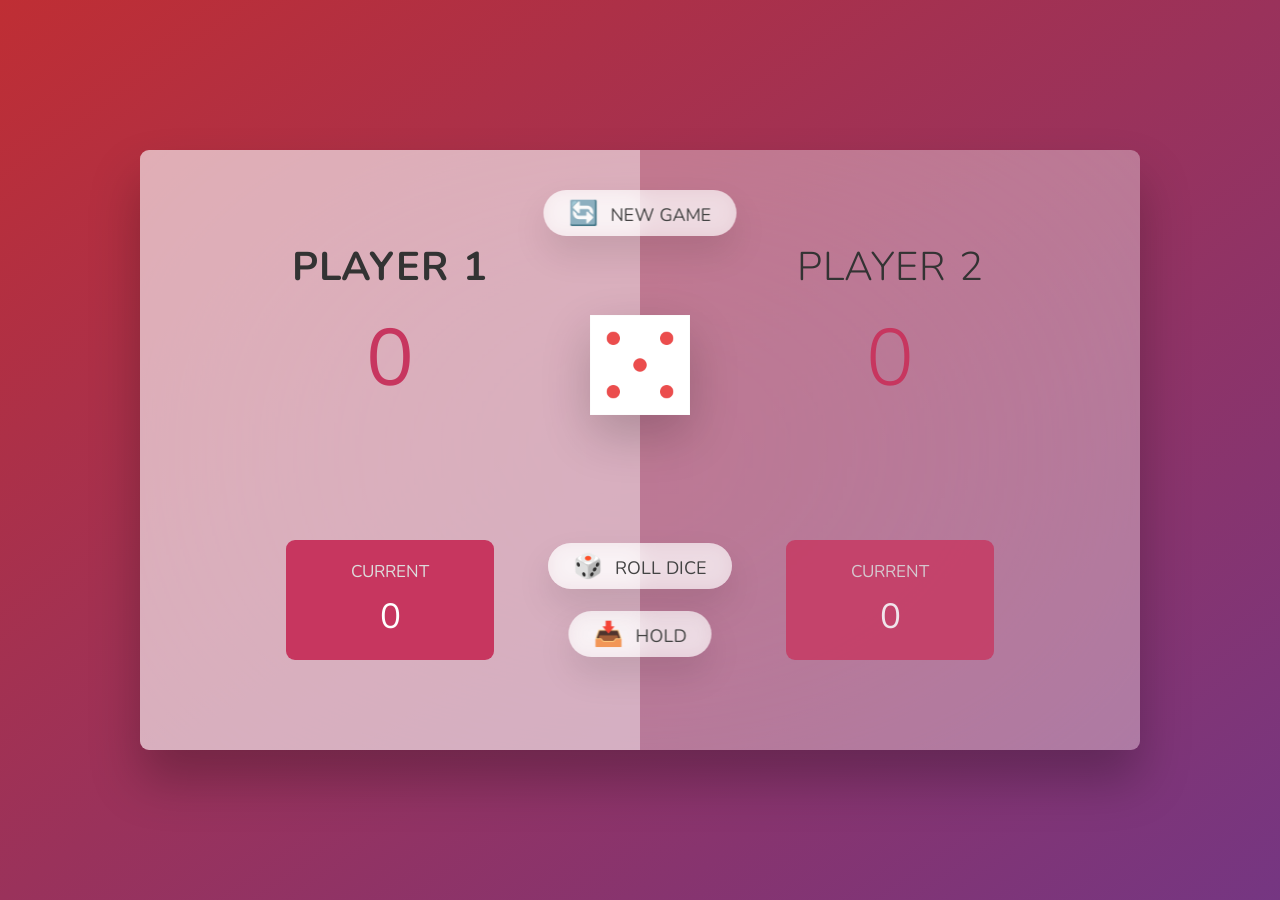
<file: 01-Pig_Game/index.html>
<!DOCTYPE html>
<html lang="en">
  <head>
    <meta charset="UTF-8" />
    <meta name="viewport" content="width=device-width, initial-scale=1.0" />
    <meta http-equiv="X-UA-Compatible" content="ie=edge" />
    <link rel="stylesheet" href="style.css" />
    <title>Pig Game</title>
  </head>
  <body>
    <main>
      <section class="player player--0 player--active">
        <h2 class="name" id="name--0">Player 1</h2>
        <p class="score" id="score--0">43</p>
        <div class="current">
          <p class="current-label">Current</p>
          <p class="current-score" id="current--0">0</p>
        </div>
      </section>
      <section class="player player--1">
        <h2 class="name" id="name--1">Player 2</h2>
        <p class="score" id="score--1">24</p>
        <div class="current">
          <p class="current-label">Current</p>
          <p class="current-score" id="current--1">0</p>
        </div>
      </section>

      <img src="images/dice-5.png" alt="Playing dice" class="dice" />
      <button class="btn btn--new">🔄 New game</button>
      <button class="btn btn--roll">🎲 Roll dice</button>
      <button class="btn btn--hold">📥 Hold</button>
    </main>
    <script src="app.js"></script>
  </body>
</html>
</file>
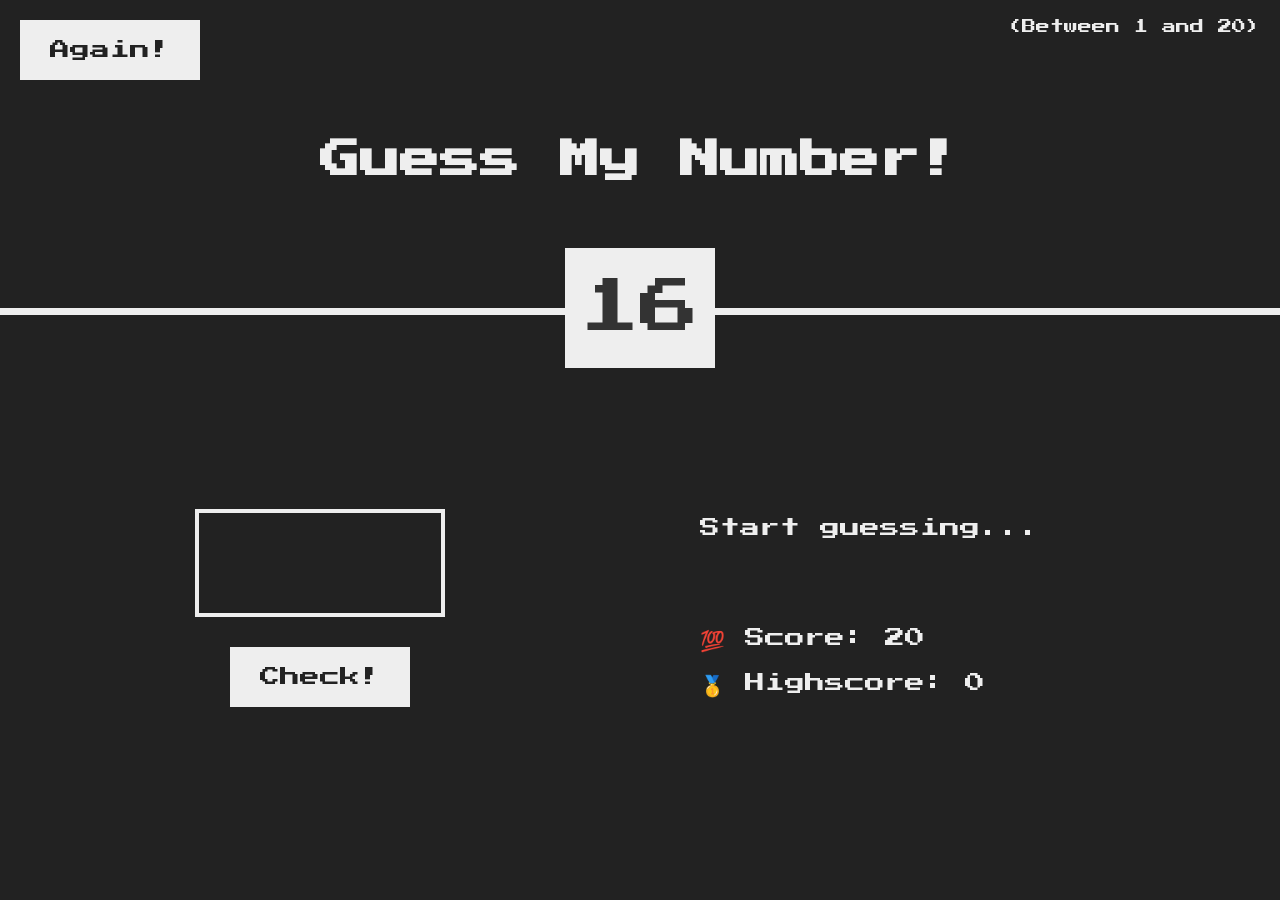
<file: 03-Guess-Number/index.html>
<!DOCTYPE html>
<html lang="en">
  <head>
    <meta charset="UTF-8" />
    <meta name="viewport" content="width=device-width, initial-scale=1.0" />
    <meta http-equiv="X-UA-Compatible" content="ie=edge" />
    <link rel="stylesheet" href="style.css" />
    <title>Guess My Number!</title>
  </head>
  <body>
    <header>
      <h1>Guess My Number!</h1>
      <p class="between">(Between 1 and 20)</p>
      <button class="btn again">Again!</button>
      <div class="number">?</div>
    </header>
    <main>
      <section class="left">
        <input type="number" class="guess" />
        <button class="btn check">Check!</button>
      </section>
      <section class="right">
        <p class="message">Start guessing...</p>
        <p class="label-score">💯 Score: <span class="score">20</span></p>
        <p class="label-highscore">
          🥇 Highscore: <span class="highscore">0</span>
        </p>
      </section>
    </main>
    <script src="app.js"></script>
  </body>
</html>
</file>
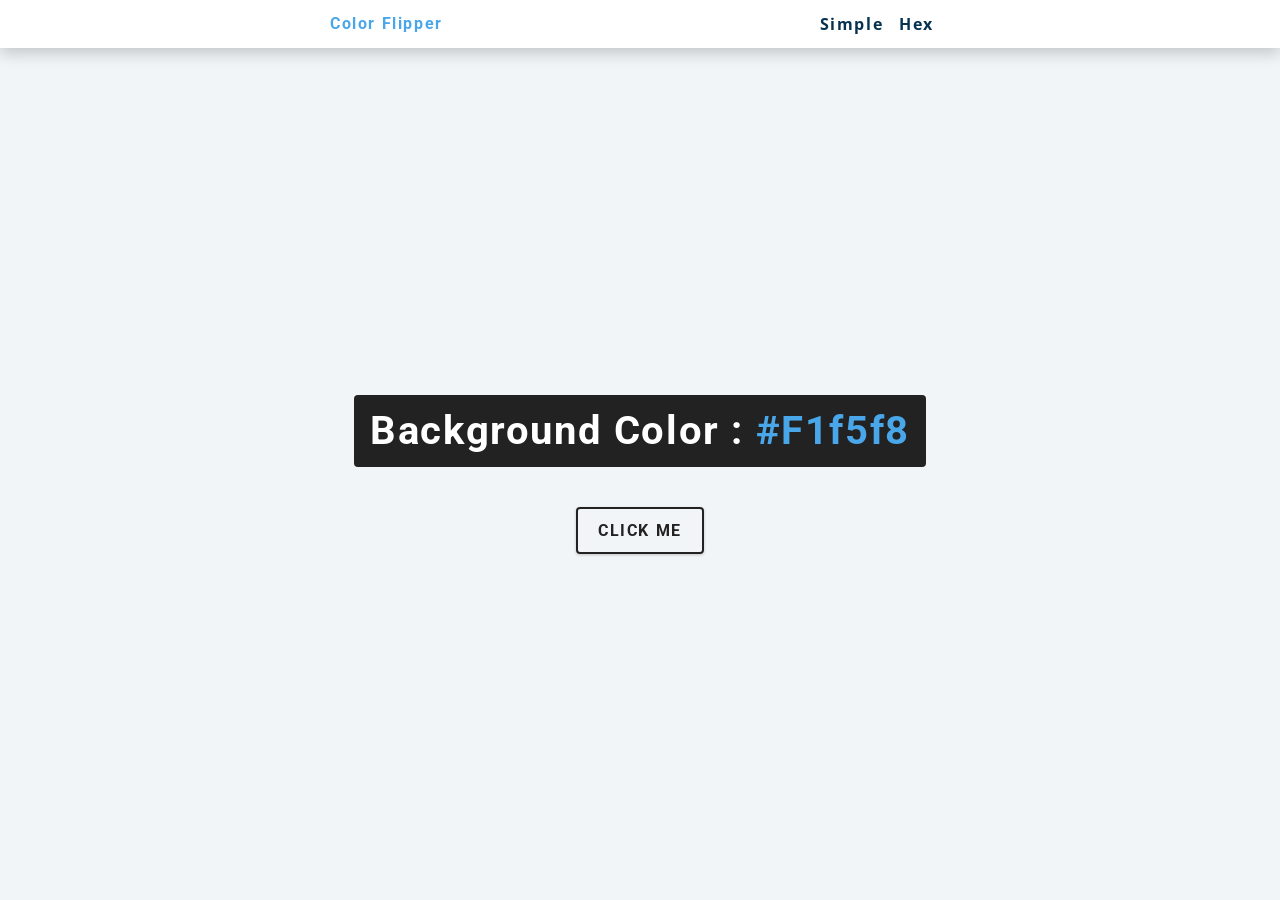
<file: 08-color-flipper/index.html>
<!DOCTYPE html>
<html lang="en">
<head>
    <meta charset="UTF-8">
    <meta http-equiv="X-UA-Compatible" content="IE=edge">
    <meta name="viewport" content="width=device-width, initial-scale=1.0">
    <title>Base Model</title>
    <link rel="stylesheet" href="style.css">
</head>
<body>
    <nav>
        <div class="nav-center">
          <h4>color flipper</h4>
          <ul class="nav-links">
            <li><a href="index.html">simple</a></li>
            <li><a href="hex.html">hex</a></li>
          </ul>
        </div>
      </nav>
      <main>
        <div class="container">
          <h2>background color : <span class="color">#f1f5f8</span></h2>
          <button class="btn btn-hero" id="btn">click me</button>
        </div>
      </main>
    <script src="app.js"></script>
</body>
</html>
</file>
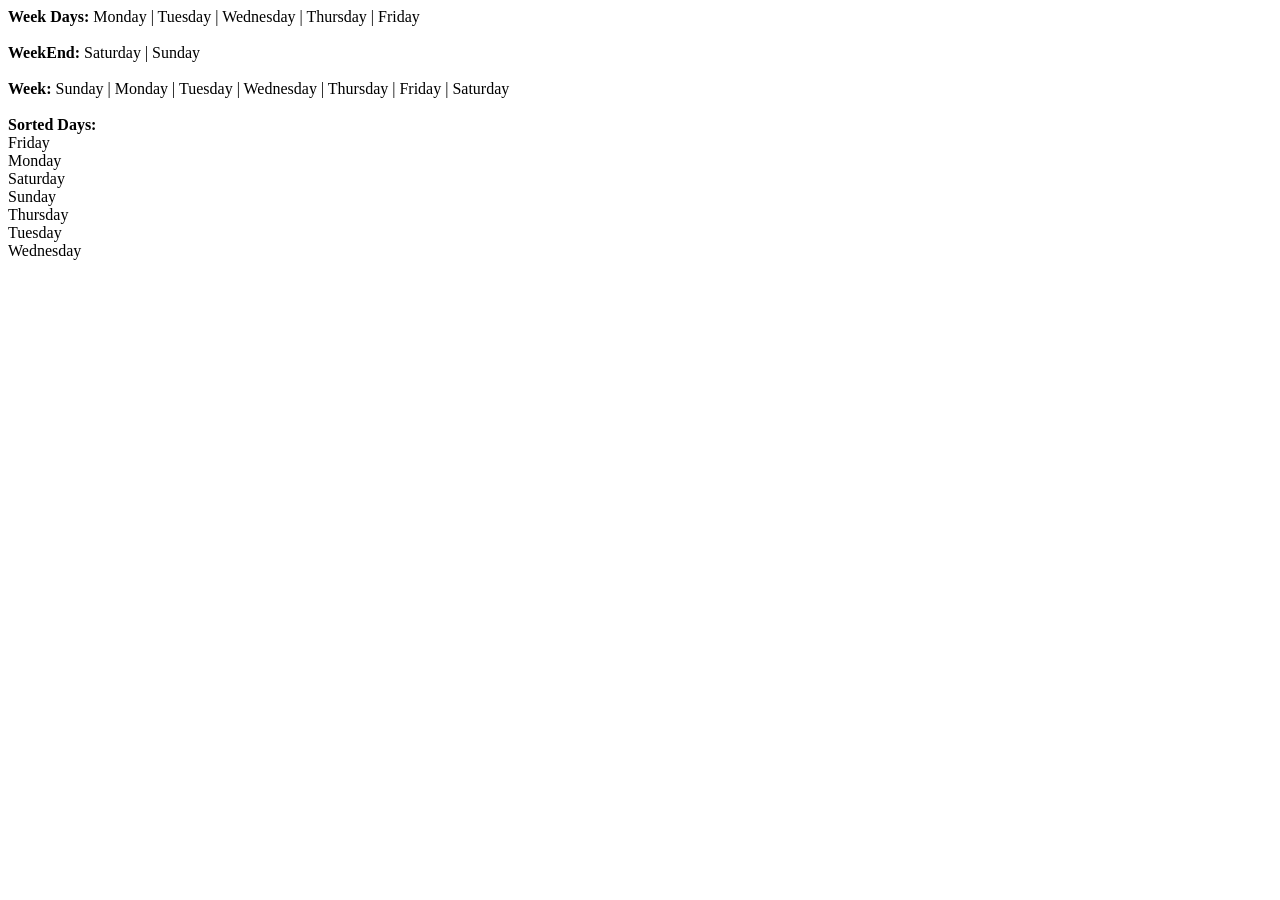
<file: 12-Array-manipulation/index.html>
<!DOCTYPE html>
<html lang="en">
<head>
    <meta charset="UTF-8">
    <meta http-equiv="X-UA-Compatible" content="IE=edge">
    <meta name="viewport" content="width=device-width, initial-scale=1.0">
    <title>writeArray</title>
    <link rel="stylesheet" href="style.css">
</head>
<body onload="writeIt()">
    
    <script src="app.js"></script>
</body>
</html>
</file>
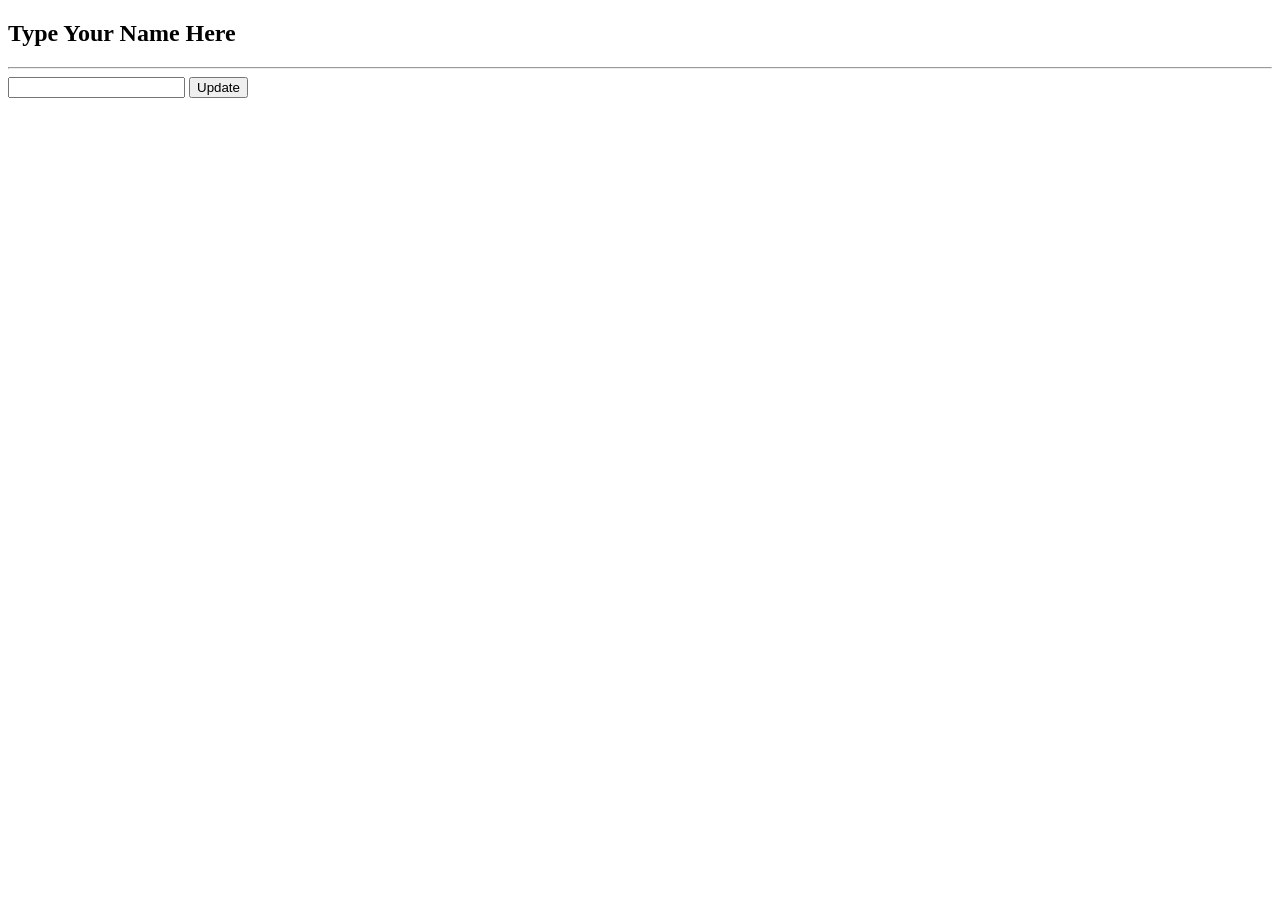
<file: 13-Dom-manipulation/index.html>
<!DOCTYPE html>
<html lang="en">
<head>
    <meta charset="UTF-8">
    <meta http-equiv="X-UA-Compatible" content="IE=edge">
    <meta name="viewport" content="width=device-width, initial-scale=1.0">
    <title>Dom-manipulation</title>
</head>
<body>
    <h2>Type Your Name Here</h2>
    <hr />
    <input id="textIn" type="text"/>
     <input type="button" onclick="textChange()" value="Update"/><br>
     <span class="heading"></span>
     <p id="p1"></p>
     <span class="heading"></span>
     <p id="p2"></p> 
     <script src="app.js"></script>    
</body>
</html>
</file>
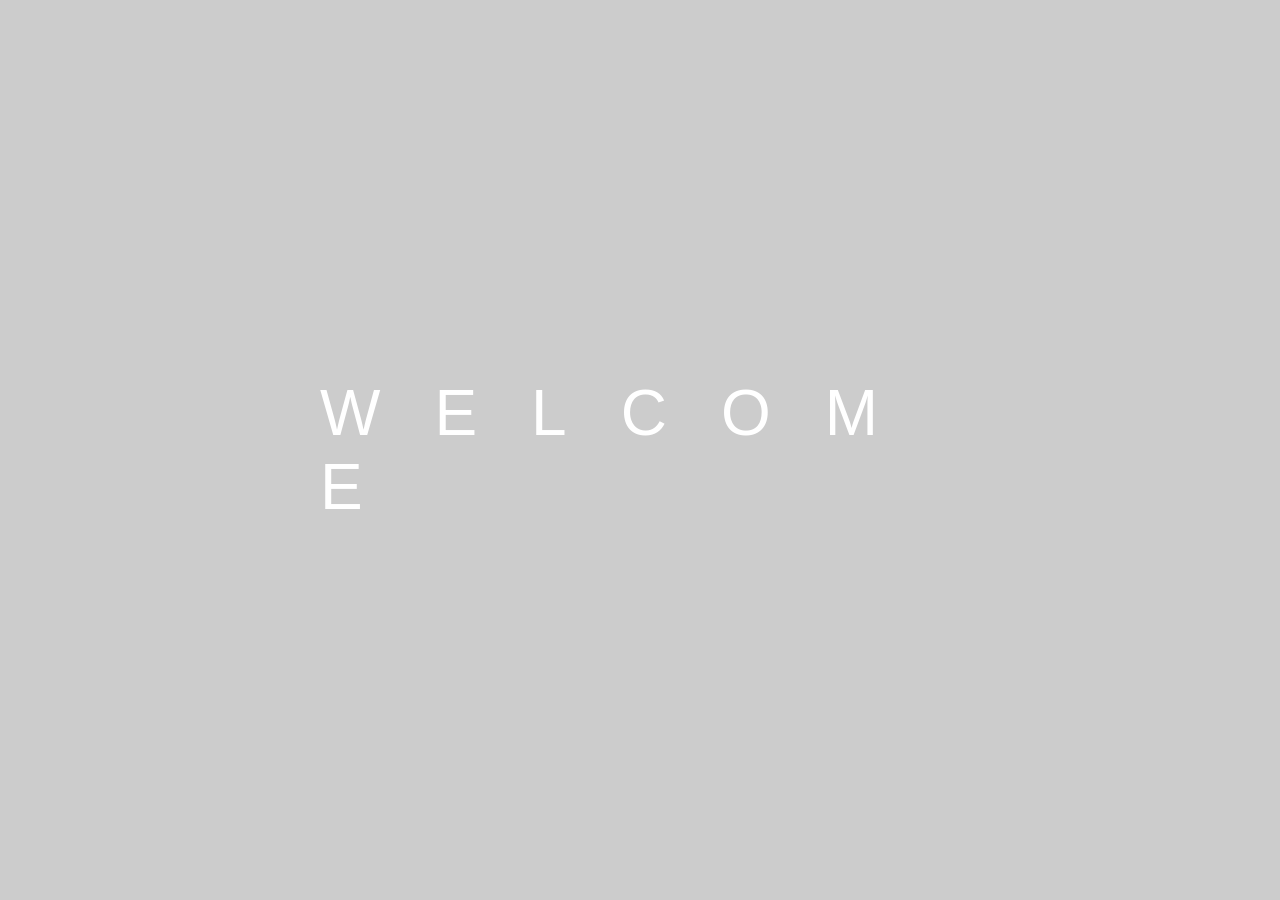
<file: 15-Flyintext/index.html>
<!DOCTYPE html>
<html lang="en">
<head>
    <meta charset="UTF-8">
    <meta http-equiv="X-UA-Compatible" content="IE=edge">
    <meta name="viewport" content="width=device-width, initial-scale=1.0">
    <title>Base Model</title>
    <link rel="stylesheet" href="style.css">
</head>
<body>
    <div class="container">
        <ul class="fly-in-text hidden">
            <li>W</li>
            <li>E</li>
            <li>L</li>
            <li>C</li>
            <li>O</li>
            <li>M</li>
            <li>E</li>
       </ul>
</div>

<script src="https://ajax.googleapis.com/ajax/libs/jquery/3.1.1/jquery.min.js"></script>
<script src="https://ajax.googleapis.com/ajax/libs/jquery/2.2.4/jquery.min.js"></script>
<script src="app.js"></script>
</body>
</html>
</file>
<file: 01-Pig_Game/style.css>
@import url('https://fonts.googleapis.com/css2?family=Nunito&display=swap');

* {
  margin: 0;
  padding: 0;
  box-sizing: inherit;
}

html {
  font-size: 62.5%;
  box-sizing: border-box;
}

body {
  font-family: 'Nunito', sans-serif;
  font-weight: 400;
  height: 100vh;
  color: #333;
  background-image: linear-gradient(to top left, #753682 0%, #bf2e34 100%);
  display: flex;
  align-items: center;
  justify-content: center;
}

/* LAYOUT */
main {
  position: relative;
  width: 100rem;
  height: 60rem;
  background-color: rgba(255, 255, 255, 0.35);
  backdrop-filter: blur(200px);
  filter: blur();
  box-shadow: 0 3rem 5rem rgba(0, 0, 0, 0.25);
  border-radius: 9px;
  overflow: hidden;
  display: flex;
}

.player {
  flex: 50%;
  padding: 9rem;
  display: flex;
  flex-direction: column;
  align-items: center;
  transition: all 0.75s;
}

/* ELEMENTS */
.name {
  position: relative;
  font-size: 4rem;
  text-transform: uppercase;
  letter-spacing: 1px;
  word-spacing: 2px;
  font-weight: 300;
  margin-bottom: 1rem;
}

.score {
  font-size: 8rem;
  font-weight: 300;
  color: #c7365f;
  margin-bottom: auto;
}

.player--active {
  background-color: rgba(255, 255, 255, 0.4);
}
.player--active .name {
  font-weight: 700;
}
.player--active .score {
  font-weight: 400;
}

.player--active .current {
  opacity: 1;
}

.current {
  background-color: #c7365f;
  opacity: 0.8;
  border-radius: 9px;
  color: #fff;
  width: 65%;
  padding: 2rem;
  text-align: center;
  transition: all 0.75s;
}

.current-label {
  text-transform: uppercase;
  margin-bottom: 1rem;
  font-size: 1.7rem;
  color: #ddd;
}

.current-score {
  font-size: 3.5rem;
}

/* ABSOLUTE POSITIONED ELEMENTS */
.btn {
  position: absolute;
  left: 50%;
  transform: translateX(-50%);
  color: #444;
  background: none;
  border: none;
  font-family: inherit;
  font-size: 1.8rem;
  text-transform: uppercase;
  cursor: pointer;
  font-weight: 400;
  transition: all 0.2s;

  background-color: white;
  background-color: rgba(255, 255, 255, 0.6);
  backdrop-filter: blur(10px);

  padding: 0.7rem 2.5rem;
  border-radius: 50rem;
  box-shadow: 0 1.75rem 3.5rem rgba(0, 0, 0, 0.1);
}

.btn::first-letter {
  font-size: 2.4rem;
  display: inline-block;
  margin-right: 0.7rem;
}

.btn--new {
  top: 4rem;
}
.btn--roll {
  top: 39.3rem;
}
.btn--hold {
  top: 46.1rem;
}

.btn:active {
  transform: translate(-50%, 3px);
  box-shadow: 0 1rem 2rem rgba(0, 0, 0, 0.15);
}

.btn:focus {
  outline: none;
}

.dice {
  position: absolute;
  left: 50%;
  top: 16.5rem;
  transform: translateX(-50%);
  height: 10rem;
  box-shadow: 0 2rem 5rem rgba(0, 0, 0, 0.2);
}

.player--winner {
  background-color: #2f2f2f;
}

.player--winner .name {
  font-weight: 700;
  color: #c7365f;
}
</file>
<file: 03-Guess-Number/style.css>
@import url('https://fonts.googleapis.com/css?family=Press+Start+2P&display=swap');

* {
  margin: 0;
  padding: 0;
  box-sizing: inherit;
}

html {
  font-size: 62.5%;
  box-sizing: border-box;
}

body {
  font-family: 'Press Start 2P', sans-serif;
  color: #eee;
  background-color: #222;
  /* background-color: #60b347; */
}

/* LAYOUT */
header {
  position: relative;
  height: 35vh;
  border-bottom: 7px solid #eee;
}

main {
  height: 65vh;
  color: #eee;
  display: flex;
  align-items: center;
  justify-content: space-around;
}

.left {
  width: 52rem;
  display: flex;
  flex-direction: column;
  align-items: center;
}

.right {
  width: 52rem;
  font-size: 2rem;
}

/* ELEMENTS STYLE */
h1 {
  font-size: 4rem;
  text-align: center;
  position: absolute;
  width: 100%;
  top: 52%;
  left: 50%;
  transform: translate(-50%, -50%);
}

.number {
  background: #eee;
  color: #333;
  font-size: 6rem;
  width: 15rem;
  padding: 3rem 0rem;
  text-align: center;
  position: absolute;
  bottom: 0;
  left: 50%;
  transform: translate(-50%, 50%);
}

.between {
  font-size: 1.4rem;
  position: absolute;
  top: 2rem;
  right: 2rem;
}

.again {
  position: absolute;
  top: 2rem;
  left: 2rem;
}

.guess {
  background: none;
  border: 4px solid #eee;
  font-family: inherit;
  color: inherit;
  font-size: 5rem;
  padding: 2.5rem;
  width: 25rem;
  text-align: center;
  display: block;
  margin-bottom: 3rem;
}

.btn {
  border: none;
  background-color: #eee;
  color: #222;
  font-size: 2rem;
  font-family: inherit;
  padding: 2rem 3rem;
  cursor: pointer;
}

.btn:hover {
  background-color: #ccc;
}

.message {
  margin-bottom: 8rem;
  height: 3rem;
}

.label-score {
  margin-bottom: 2rem;
}
</file>
<file: 08-color-flipper/style.css>
/*
=============== 
Fonts
===============
*/
@import url("https://fonts.googleapis.com/css?family=Open+Sans|Roboto:400,700&display=swap");

/*
=============== 
Variables
===============
*/

:root {
  /* dark shades of primary color*/
  --clr-primary-1: hsl(205, 86%, 17%);
  --clr-primary-2: hsl(205, 77%, 27%);
  --clr-primary-3: hsl(205, 72%, 37%);
  --clr-primary-4: hsl(205, 63%, 48%);
  /* primary/main color */
  --clr-primary-5: hsl(205, 78%, 60%);
  /* lighter shades of primary color */
  --clr-primary-6: hsl(205, 89%, 70%);
  --clr-primary-7: hsl(205, 90%, 76%);
  --clr-primary-8: hsl(205, 86%, 81%);
  --clr-primary-9: hsl(205, 90%, 88%);
  --clr-primary-10: hsl(205, 100%, 96%);
  /* darkest grey - used for headings */
  --clr-grey-1: hsl(209, 61%, 16%);
  --clr-grey-2: hsl(211, 39%, 23%);
  --clr-grey-3: hsl(209, 34%, 30%);
  --clr-grey-4: hsl(209, 28%, 39%);
  /* grey used for paragraphs */
  --clr-grey-5: hsl(210, 22%, 49%);
  --clr-grey-6: hsl(209, 23%, 60%);
  --clr-grey-7: hsl(211, 27%, 70%);
  --clr-grey-8: hsl(210, 31%, 80%);
  --clr-grey-9: hsl(212, 33%, 89%);
  --clr-grey-10: hsl(210, 36%, 96%);
  --clr-white: #fff;
  --clr-red-dark: hsl(360, 67%, 44%);
  --clr-red-light: hsl(360, 71%, 66%);
  --clr-green-dark: hsl(125, 67%, 44%);
  --clr-green-light: hsl(125, 71%, 66%);
  --clr-black: #222;
  --ff-primary: "Roboto", sans-serif;
  --ff-secondary: "Open Sans", sans-serif;
  --transition: all 0.3s linear;
  --spacing: 0.1rem;
  --radius: 0.25rem;
  --light-shadow: 0 5px 15px rgba(0, 0, 0, 0.1);
  --dark-shadow: 0 5px 15px rgba(0, 0, 0, 0.2);
  --max-width: 1170px;
  --fixed-width: 620px;
}
/*
=============== 
Global Styles
===============
*/

*,
::after,
::before {
  margin: 0;
  padding: 0;
  box-sizing: border-box;
}
body {
  font-family: var(--ff-secondary);
  background: var(--clr-grey-10);
  color: var(--clr-grey-1);
  line-height: 1.5;
  font-size: 0.875rem;
}
ul {
  list-style-type: none;
}
a {
  text-decoration: none;
}
h1,
h2,
h3,
h4 {
  letter-spacing: var(--spacing);
  text-transform: capitalize;
  line-height: 1.25;
  margin-bottom: 0.75rem;
  font-family: var(--ff-primary);
}
h1 {
  font-size: 3rem;
}
h2 {
  font-size: 2rem;
}
h3 {
  font-size: 1.25rem;
}
h4 {
  font-size: 0.875rem;
}
p {
  margin-bottom: 1.25rem;
  color: var(--clr-grey-5);
}
@media screen and (min-width: 800px) {
  h1 {
    font-size: 4rem;
  }
  h2 {
    font-size: 2.5rem;
  }
  h3 {
    font-size: 1.75rem;
  }
  h4 {
    font-size: 1rem;
  }
  body {
    font-size: 1rem;
  }
  h1,
  h2,
  h3,
  h4 {
    line-height: 1;
  }
}
/*  global classes */

/* section */
.section {
  padding: 5rem 0;
}

.section-center {
  width: 90vw;
  margin: 0 auto;
  max-width: 1170px;
}
@media screen and (min-width: 992px) {
  .section-center {
    width: 95vw;
  }
}
main {
  min-height: 100vh;
  display: grid;
  place-items: center;
}

/*
=============== 
Nav
===============
*/
nav {
  background: var(--clr-white);
  height: 3rem;
  display: grid;
  align-items: center;
  box-shadow: var(--dark-shadow);
}
.nav-center {
  width: 90vw;
  max-width: var(--fixed-width);
  margin: 0 auto;
  display: flex;
  align-items: center;
  justify-content: space-between;
}
.nav-center h4 {
  margin-bottom: 0;
  color: var(--clr-primary-5);
}
.nav-links {
  display: flex;
}
nav a {
  text-transform: capitalize;
  font-weight: 700;
  font-size: 1rem;
  color: var(--clr-primary-1);
  letter-spacing: var(--spacing);
  margin-right: 1rem;
}
nav a:hover {
  color: var(--clr-primary-5);
}
/*
=============== 
Container
===============
*/
main {
  min-height: calc(100vh - 3rem);
  display: grid;
  place-items: center;
}
.container {
  text-align: center;
}
.container h2 {
  background: var(--clr-black);
  color: var(--clr-white);
  padding: 1rem;
  border-radius: var(--radius);
  margin-bottom: 2.5rem;
}
.color {
  color: var(--clr-primary-5);
}
.btn-hero {
  font-family: var(--ff-primary);
  text-transform: uppercase;
  background: transparent;
  color: var(--clr-black);
  letter-spacing: var(--spacing);
  display: inline-block;
  font-weight: 700;
  transition: var(--transition);
  border: 2px solid var(--clr-black);
  cursor: pointer;
  box-shadow: 0 1px 3px rgba(0, 0, 0, 0.2);
  border-radius: var(--radius);
  font-size: 1rem;
  padding: 0.75rem 1.25rem;
}
.btn-hero:hover {
  color: var(--clr-white);
  background: var(--clr-black);
}
</file>
<file: 12-Array-manipulation/style.css>
* {
    box-sizing: border-box;
}

body {
    display: flex;
    align-items: center;
    justify-content: center;
    margin:0;
    min-height: 100vh;
}
</file>
<file: 15-Flyintext/style.css>
*{
    padding:0;
    margin:0;
    box-sizing:border-box;
    }
    body{
    margin:0;
    padding:0;
    background-color:#ccc;
    }
.container{			 
    margin:0 auto;
    overflow:hidden;
    }

.fly-in-text{
    list-style:none;
    position:absolute;
    left:50%;
    top:50%;
    transform: translateX(-50%) translateY(-50%);
    }
    .fly-in-text li{
    display:inline-block;
    margin-right:50px;
    color:#fff;
    font-family:Open Sans, Arial;
    font-weight:300;
    font-size: 4em;
    opacity:1;
    transition:all 2.5s ease;
    }
    .fly-in-text li:last-child{
    margin-right:0;
    }
    .fly-in-text li:hidden{
    opacity:0;
    }
    .fly-in-text.hidden li{
        opacity:0;
    }
    .fly-in-text.hidden li:nth-child(1){ transform: translateX(-200px) translateY(-200px);}
    .fly-in-text.hidden li:nth-child(2){ transform: translateX(20px) translateY(100px);}
    .fly-in-text.hidden li:nth-child(3){ transform: translateX(-150px) translateY(-80px);}
    .fly-in-text.hidden li:nth-child(4){ transform: translateX(10px) translateY(-200px);}
    .fly-in-text.hidden li:nth-child(5){ transform: translateX(-300px) translateY(200px);}
    .fly-in-text.hidden li:nth-child(6){ transform: translateX(20px) translateY(-20px);}
    .fly-in-text.hidden li:nth-child(7){ transform: translateX(30px) translateY(200px);}
    
    
    .content h2{
    font-family:Open Sans,Arial;
    letter-spacing:5px;
    margin-top:380px;
    text-align:center;
    color:#f2f2f2;
    }
</file>
